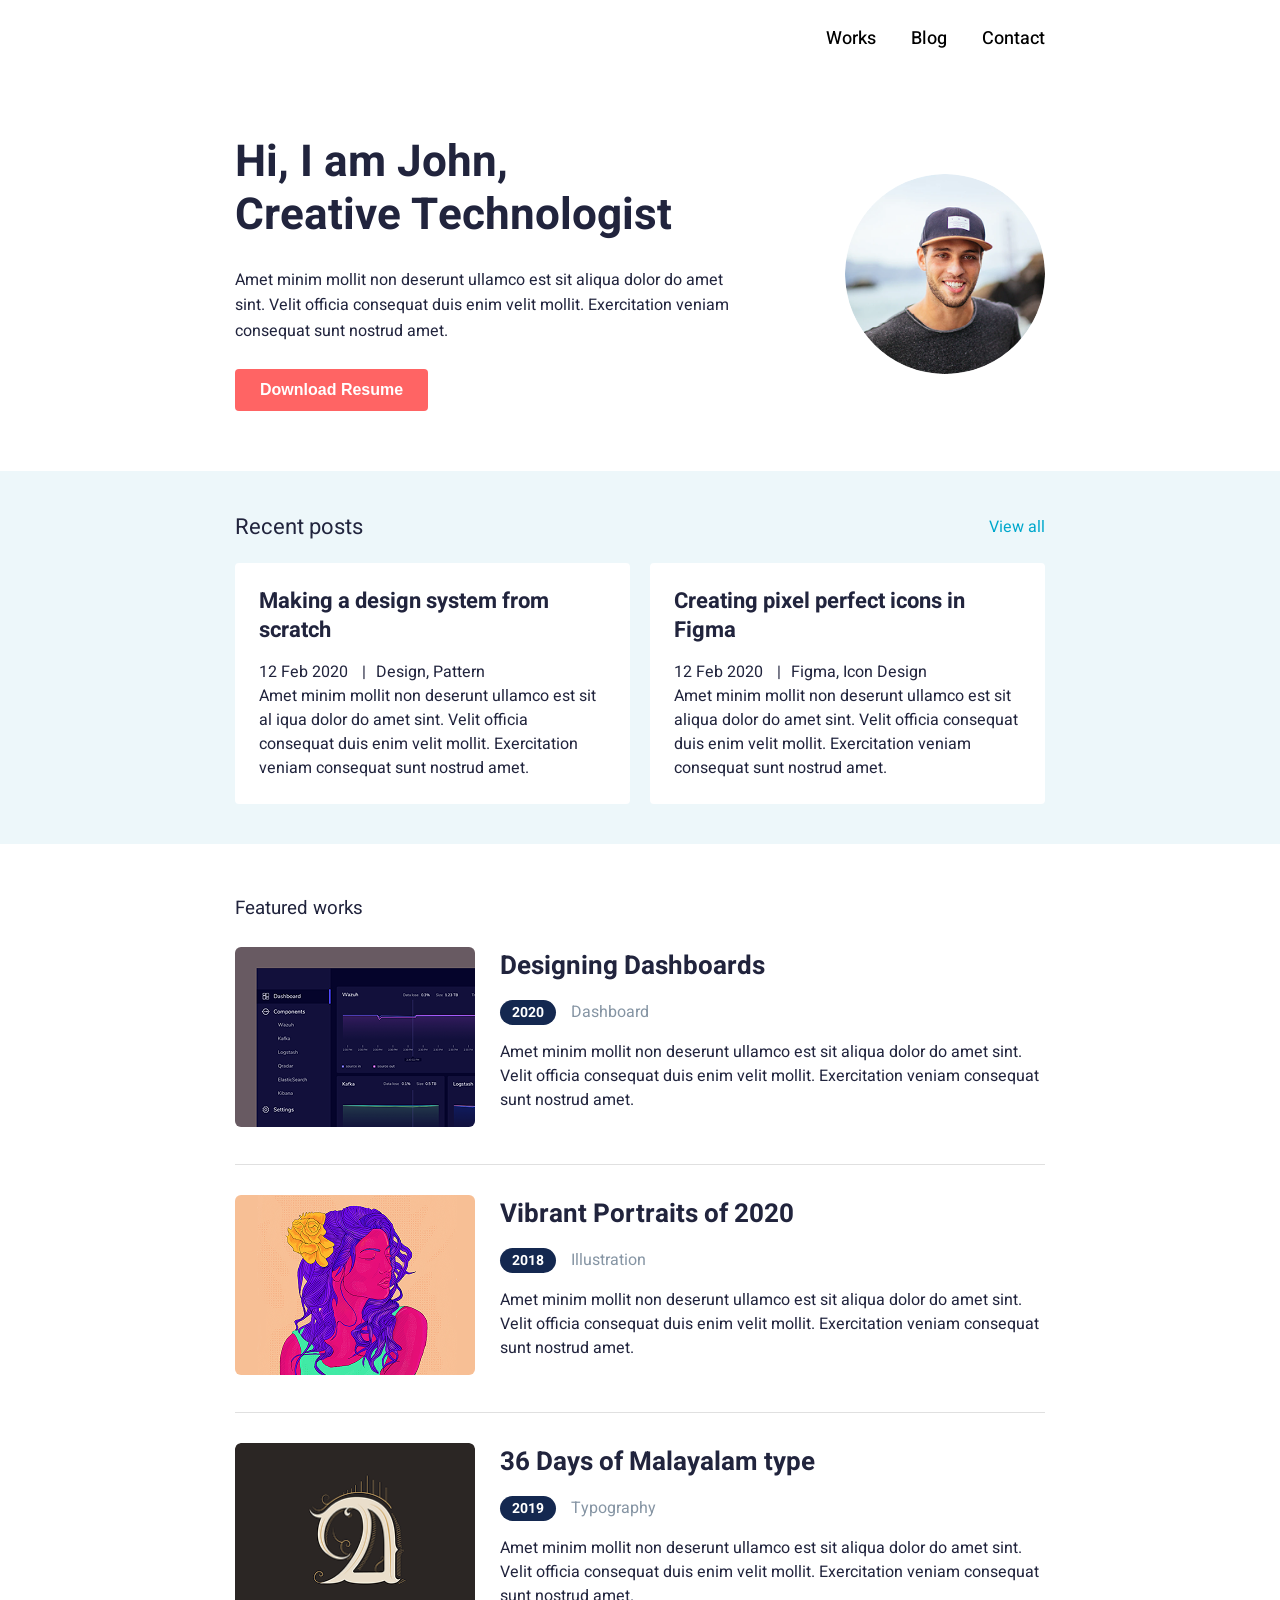
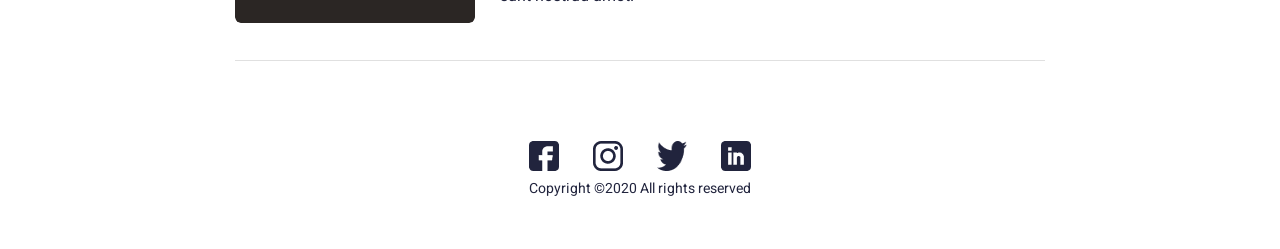
<file: index.html>
<!DOCTYPE html>
<html lang="en">

<head>
    <meta charset="UTF-8">
    <meta name="viewport" content="width=device-width, initial-scale=1.0">
     <title>Portfolio</title>

    <link rel="stylesheet" href="main.css">
    <link rel="preconnect" href="https://fonts.googleapis.com">
    <link rel="preconnect" href="https://fonts.gstatic.com" crossorigin>
    <link href="https://fonts.googleapis.com/css2?family=Heebo:wght@400;500;700;900&display=swap" rel="stylesheet">
    </head>
    <body>

    <div class="container">
        <nav>
            <ul>
                <li>
                    <a href="work.html">Works</a>
                </li>
                <li>
                    <a href="blog.html">Blog</a>
                </li>
                <li>
                    <a href="index.html">Contact</a>
                </li>
            </ul>
        </nav>
    
    <div class="center-container">
        <div class="left-side">
            <h1 class="heebo-bold">
               Hi, I am John,
               <br>
               Creative Technologist
            </h1>
            <p class="heebo-regular">Amet minim mollit non deserunt ullamco est sit aliqua dolor do amet sint. Velit officia consequat duis enim velit mollit. Exercitation veniam consequat sunt nostrud amet.</p>
            <button class="download heebo-bold">Download Resume</button>
        </div>
        <div class="right-side">
            <img src="images/man.png" alt=" John'sProfile" class="logo-image"
            <div class="secound"></div>
        </div>
    </div>
</div>

    <div class="recent-main">
        <div class="container">
            <div class="heading">
                <h3 class="heebo-regular">Recent posts</h3>
                <a href="#" class="heebo-regular">View all</a>
            </div>

                <div class="head-main">
                    <div class="right-head">
                        <h2 class="heebo-bold">Making a design system from scratch</h2>
                        <p class="heebo-regular">12 Feb 2020 <span class="pipe">|</span>Design, Pattern</p>
                        <p class="heebo-regular">Amet minim mollit non deserunt ullamco est sit al iqua dolor do amet sint. Velit officia consequat duis enim velit mollit. Exercitation veniam consequat sunt nostrud amet.</p>
                    </div>

                    <div class="right-head">
                        <h2 class="heebo-bold">Creating pixel perfect icons in Figma</h2>
                        <p class="heebo-regular">12 Feb 2020 <span class="pipe">|</span>Figma, Icon Design </p>
                        <p class="heebo-regular">Amet minim mollit non deserunt ullamco est sit aliqua dolor do amet sint. Velit officia consequat duis enim velit mollit. Exercitation veniam consequat sunt nostrud amet.</p>
                    </div>
                </div>
        </div>
    </div>
        <div class="container">
            <div class="featured-work">
                <h3 class="heebo-regular" style="margin-bottom: 20px;">Featured works</h3>

                <div class="division1">
                    <div class="work-image">
                        <img src="images/firstimage.png" alt="Dashboard Design">
                    </div>
                    <div class="content">
                        <h3 class="heebo-bold">Designing Dashboards</h3>
                        <div class="para-content">
                            <span class="part-1 heebo-bold">2020</span>
                            <span class="ctg heebo-regular">Dashboard</span>
                        </div>
                        <p class="heebo-regular">Amet minim mollit non deserunt ullamco est sit aliqua dolor do amet sint. Velit officia consequat duis enim velit mollit. Exercitation veniam consequat sunt nostrud amet.</p>
                    </div>
                </div>
                <hr>

                <div class="division1">
                    <div class="work-image">
                        <img src="images/secondimage.png" alt="Vibrant Portraits">
                    </div>
                    <div class="content">
                        <h3 class="heebo-bold">Vibrant Portraits of 2020</h3>
                        <div class="para-content">
                            <span class="part-1 heebo-bold">2018</span>
                            <span class="ctg heebo-regular">Illustration</span>
                        </div>
                        <p class="heebo-regular">Amet minim mollit non deserunt ullamco est sit aliqua dolor do amet sint. Velit officia consequat duis enim velit mollit. Exercitation veniam consequat sunt nostrud amet.</p>
                    </div>
                </div>
                <hr>
                <div class="division1">
                    <div class="work-image">
                        <img src="images/thirdimage.png" alt="36 Days of Malayalam type">
                    </div>
                    <div class="content">
                        <h3 class="heebo-bold">36 Days of Malayalam type</h3>
                        <div class="para-content">
                            <span class="part-1 heebo-bold">2019</span>
                            <span class="ctg heebo-regular">Typography</span>
                        </div>
                        <p class="heebo-regular">Amet minim mollit non deserunt ullamco est sit aliqua dolor do amet sint. Velit officia consequat duis enim velit mollit. Exercitation veniam consequat sunt nostrud amet.</p>
                    </div>
                </div>
                <hr>
            </div>

            <footer>
                <div class="icons-main">
                    <img src="images/facebook.png" alt="facebook">
                    <img src="images/instagram.png" alt="instagram">
                    <img src="images/twitter.png" alt="twitter">
                    <img src="images/linkedin.png" alt="linkedin">
                </div>
                <p class="copy heebo-regular">Copyright ©2020 All rights reserved</p>
            </footer>
        </div>
        
    </body>
    </html>
</file>
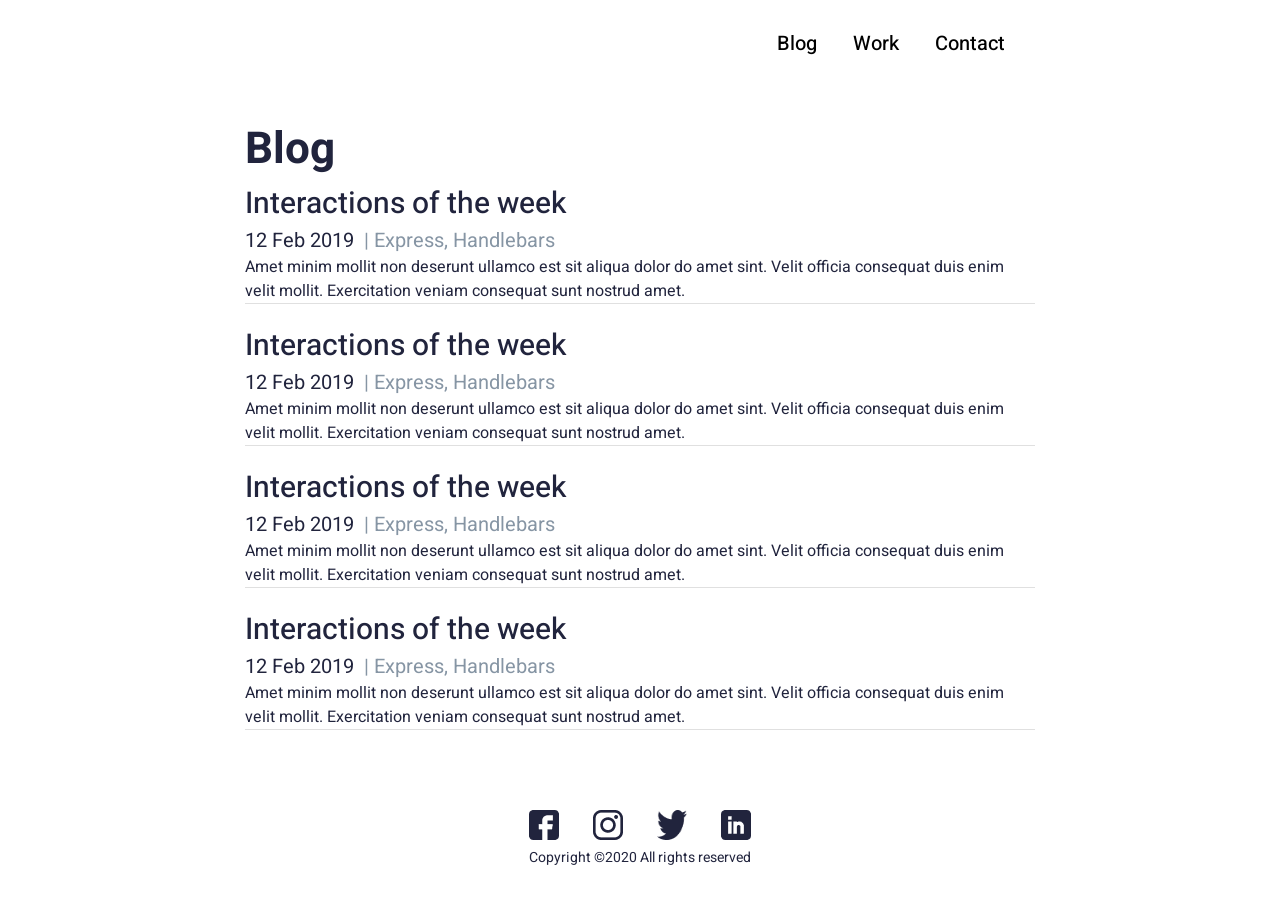
<file: blog.html>
<!DOCTYPE html>
<html lang="en">

<head>
    <meta charset="UTF-8">
    <meta name="viewport" content="width=device-width, initial-scale=1.0">
    <title>Portfolio</title>

    <link rel="stylesheet" href="blog.css">
    <link rel="preconnect" href="https://fonts.googleapis.com">
    <link rel="preconnect" href="https://fonts.gstatic.com" crossorigin>
    <link href="https://fonts.googleapis.com/css2?family=Heebo:wght@400;500;700;900&display=swap" rel="stylesheet">
</head>

<body>
    <header class="container">
        <nav>
            <ul>
                <li><a href="blog.html" class="current-page">Blog</a></li>
                <li><a href="work.html">Work</a></li>
                <li><a href="index.html">Contact</a></li>
            </ul>
        </nav>
    </header>
    <main class="container">
        <section class="blog-section">
            <div class="blog-section-seperate">
            <h1 class="heebo-bold44">Blog</h1>
            <h2 class="heebo-medium30">Interactions of the week</h2>
            <div class="seperator">
                <h3 class="heebo-regular20-col-b">12 Feb 2019</h3>
                <h3 class="heebo-regular20-col-a">&nbsp; | Express, Handlebars</h3></div>
                <p class="heebo-regular16">Amet minim mollit non deserunt ullamco est sit aliqua dolor do amet sint. Velit officia consequat duis enim velit mollit. Exercitation veniam consequat sunt nostrud amet.</p>
            </div>
    </section>
    <section class="blog-section">
            <div class="blog-section-seperate">
            <h2 class="heebo-medium30">Interactions of the week</h2>
            <div class="seperator">
                <h3 class="heebo-regular20-col-b">12 Feb 2019</h3>
                <h3 class="heebo-regular20-col-a">&nbsp; | Express, Handlebars</h3></div>
                <p class="heebo-regular16">Amet minim mollit non deserunt ullamco est sit aliqua dolor do amet sint. Velit officia consequat duis enim velit mollit. Exercitation veniam consequat sunt nostrud amet.</p>
            </div>
    </section>
    <section class="blog-section">
            <div class="blog-section-seperate">
            <h2 class="heebo-medium30">Interactions of the week</h2>
            <div class="seperator">
                <h3 class="heebo-regular20-col-b">12 Feb 2019</h3>
                <h3 class="heebo-regular20-col-a">&nbsp; | Express, Handlebars</h3></div>
                <p class="heebo-regular16">Amet minim mollit non deserunt ullamco est sit aliqua dolor do amet sint. Velit officia consequat duis enim velit mollit. Exercitation veniam consequat sunt nostrud amet.</p>
            </div>
    </section>
    <section class="blog-section">
            <div class="blog-section-seperate">
            <h2 class="heebo-medium30">Interactions of the week</h2>
            <div class="seperator">
                <h3 class="heebo-regular20-col-b">12 Feb 2019</h3>
                <h3 class="heebo-regular20-col-a">&nbsp; | Express, Handlebars</h3></div>
                <p class="heebo-regular16">Amet minim mollit non deserunt ullamco est sit aliqua dolor do amet sint. Velit officia consequat duis enim velit mollit. Exercitation veniam consequat sunt nostrud amet.</p>
            </div>
    </section>
    </main>
     <footer>
                <div class="icons-main">
                    <img src="images/facebook.png" alt="facebook">
                    <img src="images/instagram.png" alt="instagram">
                    <img src="images/twitter.png" alt="twitter">
                    <img src="images/linkedin.png" alt="linkedin">
                </div>
                    
                <p class="copy heebo-regular">Copyright ©2020 All rights reserved</p>
            </footer>
</body>
</html>
</file>
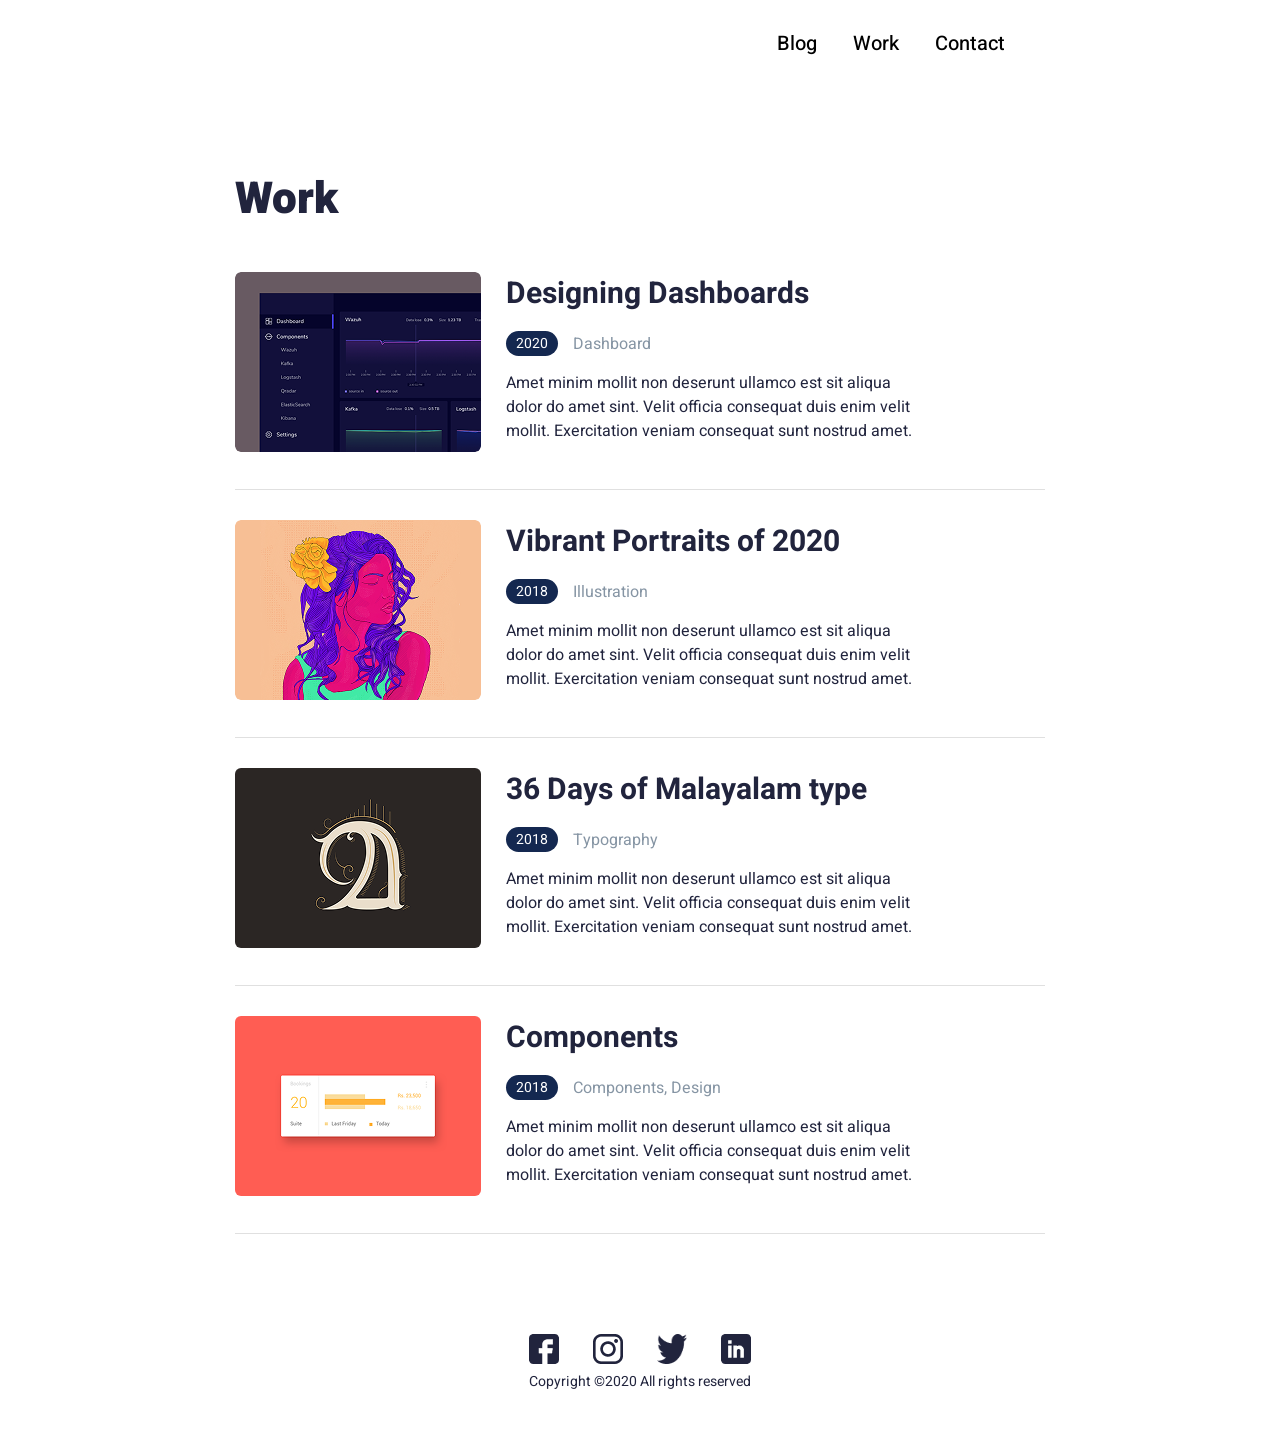
<file: work.html>
<!DOCTYPE html>
<html lang="en">
<head>
    <meta charset="UTF-8">
    <meta name="viewport" content="width=device-width, initial-scale=1.0">
    <title>Work</title>
    <link rel="stylesheet" href="work.css">
    <link rel="preconnect" href="https://fonts.googleapis.com">
    <link rel="preconnect" href="https://fonts.gstatic.com" crossorigin>
    <link href="https://fonts.googleapis.com/css2?family=Heebo:wght@400;500;700;900&display=swap" rel="stylesheet">
</head>
<body>
    <header class="container">
        <nav>
            <ul>
                <li><a href="blog.html">Blog</a></li>
                <li><a href="work.html">Work</a></li>
                <li><a href="index.html">Contact</a></li>
            </ul>
        </nav>
    </header>
    <main class="container">
        <section class="hero-section">
        <h1 class="heebo-bold44">Work</h1>
        <div class="work-item">
            <div class="work-image">
                <img src="images/firstimage.png" width="246" height="180" alt="Vibrant Portraits">
            </div>
            <div class="work-content">
                <h2>Designing Dashboards</h2>
                <div class="work-meta">
                    <span class="work-date">2020</span>
                    <span class="work-category">Dashboard</span>
                </div>
                <p>Amet minim mollit non deserunt ullamco est sit aliqua dolor do amet sint. Velit officia consequat duis enim velit mollit. Exercitation veniam consequat sunt nostrud amet.</p>
            </div>
        </div>
        <div class="work-item">
            <div class="work-image">
                <img src="images/secondimage.png" width="246" height="180" alt="Vibrant Portraits">
            </div>
            <div class="work-content">
                <h2>Vibrant Portraits of 2020</h2>
                <div class="work-meta">
                    <span class="work-date">2018</span>
                    <span class="work-category">Illustration</span>
                </div>
                <p>Amet minim mollit non deserunt ullamco est sit aliqua dolor do amet sint. Velit officia consequat duis enim velit mollit. Exercitation veniam consequat sunt nostrud amet.</p>
            </div>
        </div>
        <div class="work-item">
            <div class="work-image">
                <img src="images/thirdimage.png" width="246" height="180" alt="Vibrant Portraits">
            </div>
            <div class="work-content">
                <h2>36 Days of Malayalam type</h2>
                <div class="work-meta">
                    <span class="work-date">2018</span>
                    <span class="work-category">Typography</span>
                </div>
                <p>Amet minim mollit non deserunt ullamco est sit aliqua dolor do amet sint. Velit officia consequat duis enim velit mollit. Exercitation veniam consequat sunt nostrud amet.</p>
            </div>
        </div> 
        <div class="work-item">
            <div class="work-image">
              <img src="images/fourthimage.png" width="246" height="180" alt="Vibrant Portraits"> 
            </div>
            <div class="work-content">
                <h2>Components</h2>
                <div class="work-meta">
                    <span class="work-date">2018</span>
                    <span class="work-category">Components, Design</span>
                </div>
                <p>Amet minim mollit non deserunt ullamco est sit aliqua dolor do amet sint. Velit officia consequat duis enim velit mollit. Exercitation veniam consequat sunt nostrud amet.</p>
            </div>
        </div>
     </section>
  </main>
  <footer>
     
        <div class="icons-main">
            <img src="images/facebook.png" alt="facebook">
            <img src="images/instagram.png" alt="instagram">
            <img src="images/twitter.png" alt="twitter">
            <img src="images/linkedin.png" alt="linkedin">
         </div>
                    
            <p class="copy heebo-regular">Copyright ©2020 All rights reserved</p>
     </footer>
</body>
</html>
</file>
<file: main.css>
/*GLOBAL RESET & BASE SYSTEM*/
*{
    margin: 0;
    padding: 0;
    box-sizing: border-box;
}

body {
    font-family: "Heebo", sans-serif;
    color:#21243D;
    background-color:#ffffff;
}
 
.heebo-bold { font-weight: 700;}
.heebo-regular { font-weight: 400;}

.container {
    max-width: 850px;
    margin: 0 auto;
    padding: 0 20px;
}

   /*NAVIGATION BAR*/
nav {
    display: flex;
    justify-content: flex-end;
    padding: 25px 0;
}

nav ul {
    display: flex;
    gap: 35px;
    list-style: none;
}

nav ul li a {
    text-decoration: none;
    color: #000000;
    font-size: 18px;
    font-weight: 500;
}
nav ul li a:hover {
    color: rgb(184, 26, 26); 
}

   /*HERO SECTION*/
.center-container {
    display: flex;
    justify-content: space-between;
    align-items: center;
    margin: 60px auto;
}

.left-side {
    max-width: 500px;
}

.left-side h1 {
    font-size: 44px;
    line-height: 1.2;
    margin-bottom: 25px;
}

.left-side p {
    font-size: 16px;
    line-height: 1.6;
}

.download {
    background-color: #FF6464;
    color: white;
    border: none;
    padding: 12px 25px;
    font-size: 16px;
    border-radius: 4px;
    cursor: pointer;
    margin-top: 25px;
}

.right-side {
    position: relative;
    width: 200px;
    height: 200px;
}

.logo-image {
    width: 200px;
    height: 200px;
    border-radius: 50%;
    object-fit: cover;
    position: relative;
    z-index: 2;
}

.secound {
    position: absolute;
    width: 200px;
    height: 200px;
    background-color: #EDF7FA;
    border-radius: 50%;
    top: 10px;
    left: -10px;
    z-index: 1;
}

   /*RECENT POSTS SECTION*/
.recent-main {
    background-color: #EDF7FA;
    padding: 40px 0;
    margin-top: 40px;
}

.heading {
    display: flex;
    justify-content: space-between;
    align-items: center;
    margin-bottom: 20px;
}

.heading h3 {
    font-size: 22px;
}

.heading a {
    color: #00A8CC;
    text-decoration: none;
}

.head-main {
    display: flex;
    gap: 20px;
}

.right-head {
    background-color: #ffffff;
    padding: 24px;
    border-radius: 4px;
    flex: 1;
}

.right-head h2 {
    font-size: 22px;
    margin-bottom: 15px;
    line-height: 1.3;
}

.right-head p {
    font-size: 16px;
    line-height: 1.5;
}

.pipe {
    margin: 0 10px;
    color: #21243D;
}

  /*FEATURED WORKS SECTION*/
.featured-work {
    margin-top: 50px;
}

.division1 {
    display: flex;
    gap: 25px;
    margin-top: 25px;
}

.work-image img {
    width: 240px;
    height: 180px;
    border-radius: 6px;
    object-fit: cover;
}

.content {
    flex: 1;
}

.content h3 {
    font-size: 26px;
    margin-bottom: 15px;
}

.para-content {
    display: flex;
    align-items: center;
    gap: 15px;
    margin-bottom: 15px;
}

.part-1 {
    background-color: #142850;
    color: white;
    padding: 2px 12px;
    border-radius: 16px;
    font-size: 14px;
}

.ctg {
    color: #8695A4;
    font-size: 16px;
}

hr {
    border: 0;
    border-top: 1px solid #E0E0E0;
    margin: 30px 0;
}

  /*FOOTER SECTION*/
footer {
    text-align: center;
    padding: 50px 0;
}

.icon-main {
    display: flex;
    justify-content: center;
    margin-bottom: 20px;
}

.icons-main img {
    width: 30px;
    height: 30px;
    cursor: pointer;
    margin: 0 15px;
}

.copy {
    font-size: 14px;
     color: #21243D 
}
</file>
<file: blog.css>
*{
    margin: 0;
    padding: 0;
    box-sizing: border-box;
}
body{
    font-family: Heebo , sans-serif;
    background-color: #ffffff;
    color: #21243D;
}
/*NAVIGATION BAR*/
nav ul{
    margin: 9px 0;
    padding-right: 40px;
    list-style: none;
    display: flex;
    justify-content: flex-end;
}
nav ul li {
    padding-left: 36px;
    padding-right: 0px;
}
nav ul li a {
    text-decoration: none;
    color: black;
    font-size: 20px;
    font-weight: 500;
}
nav ul li a:hover {
    color: #e23030;
}
/*FONT FAMILY SIZE IN DIFFERENT FORMATS*/
.heebo-regular16 {
    font-family: Heebo , sans-serif;
    font-weight: 400;
    font-size: 16px;
    color: #21243D;
}
.heebo-regular20-col-b {
    font-family: Heebo , sans-serif;
    font-weight: 400;
    font-size: 20px;
    color: #21243D;
    display: flex;
}
.heebo-regular20-col-a {
    font-family: Heebo , sans-serif;
    font-weight: 400;
    font-size: 20px;
    color: #8695A4;
}
.heebo-bold44{
    font-family: Heebo , sans-serif;
    font-weight: 700;
    font-size: 44px;
    width: 57px;
}
.heebo-medium30 {
    font-family: Heebo , sans-serif;
    font-weight: 500;
    font-size: 30px;
    font-weight: medium;
    color: #21243D;
}
/*HERO SECTION*/
.container {
    max-width: 850px;
    margin: 0 auto;
    padding: 20px;
}
.hero-section h1 { 
    margin-top: 60px; 
    font-size: 44px;
    font-weight: 900;
    margin-bottom: 40px;
}
.main-container {
    font-family: Heebo , sans-serif;
    width: 682;
    margin: auto;
    margin-bottom: 58px;
}
.blog-section {
    display: flex;
    margin-bottom: 0px;
}
.blog-section-seperate {
    border-bottom: 1px solid #E0E0E0;
}
.seperator {
    margin-top: 0;
    display: flex;
}
section {
    width: 100%;
    padding: 10px;
    box-sizing: border-box;
    justify-content:space-between;
    margin-top: 0;
}
.heeho-regular20{
    color: #8695A4;
    font-size: 18pxpx;
}
div h2, div h1, div h3, div p {
    margin-top: 0;
}
 /*FOOTER SECTION*/
footer {
    text-align: center;
    padding: 50px 0;
}

.icon-main {
    display: flex;
    justify-content: center;
    margin-bottom: 20px;
}

.icons-main img {
    width: 30px;
    height: 30px;
    cursor: pointer;
    margin: 0 15px;
}

.copy {
    font-size: 14px;
     color: #21243D 
}
</file>
<file: work.css>
*{
    margin: 0;
    padding: 0;
    box-sizing: border-box;  
}
body {
    font-family: "Heebo", sans-serif;
    color:#21243D;
    background-color:#ffffff;
}
/*NAVIGATION BAR*/
nav ul{
    margin: 9px 0;
    padding-right: 40px;
    list-style: none;
    display: flex;
    justify-content: flex-end;
}
nav ul li {
    padding-left: 36px;
    padding-right: 0px;
}
nav ul li a {
    text-decoration: none;
    color: black;
    font-size: 20px;
    font-weight: 500;
}
nav ul li a:hover {
    color: #e23030;
}
/*HERO SECTION*/
.container {
    max-width: 850px;
    margin: 0 auto;
    padding: 20px;
}
.hero-section h1 { 
    margin-top: 60px; 
    font-size: 44px;
    font-weight: 900;
    margin-bottom: 40px;
}
.work-item {
    display: flex;
    gap: 25px;
    padding-bottom: 30px;
    margin-bottom: 30px;
    border-bottom: 1px solid #E0E0E0;
}
.work-image img {
    width: 246px;
    height: 180px;
    object-fit: cover;
    border-radius: 6px;
}
/*CONTENT STYLING*/
.work-content {
    flex: 1;
}
.work-content h2 {
    font-family: Heebo , sans-serif;
    font-size: 30px;
    font-weight: 700;
    margin-bottom: 15px;
    color: #21243D;
    margin-top: 0;
}
.work-meta {
    display: flex;
    align-items: center;
    margin-bottom: 15px;
}
.work-date {
    background-color: #142850;
    color: white;
    padding: 2px 10px;
    font-weight: 700px;
    font-size: 14px;
    border-radius: 16px;
    margin-right: 15px;

}
.work-category {
    color: #8695A4;
    font-size: 18pxpx;
}
.work-content p {
    font-size: 16px;
    line-height: 1.5;
    color: #21243D;
    width: 418px;
    min-height: 43px;
    font-weight: 400;
}
/*FOOTER SECTION*/
footer {
    text-align: center;
    padding: 50px 0;
}

.icon-main {
    display: flex;
    justify-content: center;
    margin-bottom: 20px;
}

.icons-main img {
    width: 30px;
    height: 30px;
    cursor: pointer;
    margin: 0 15px;
}

.copy {
    font-size: 14px;
    color: #21243D
}
</file>
